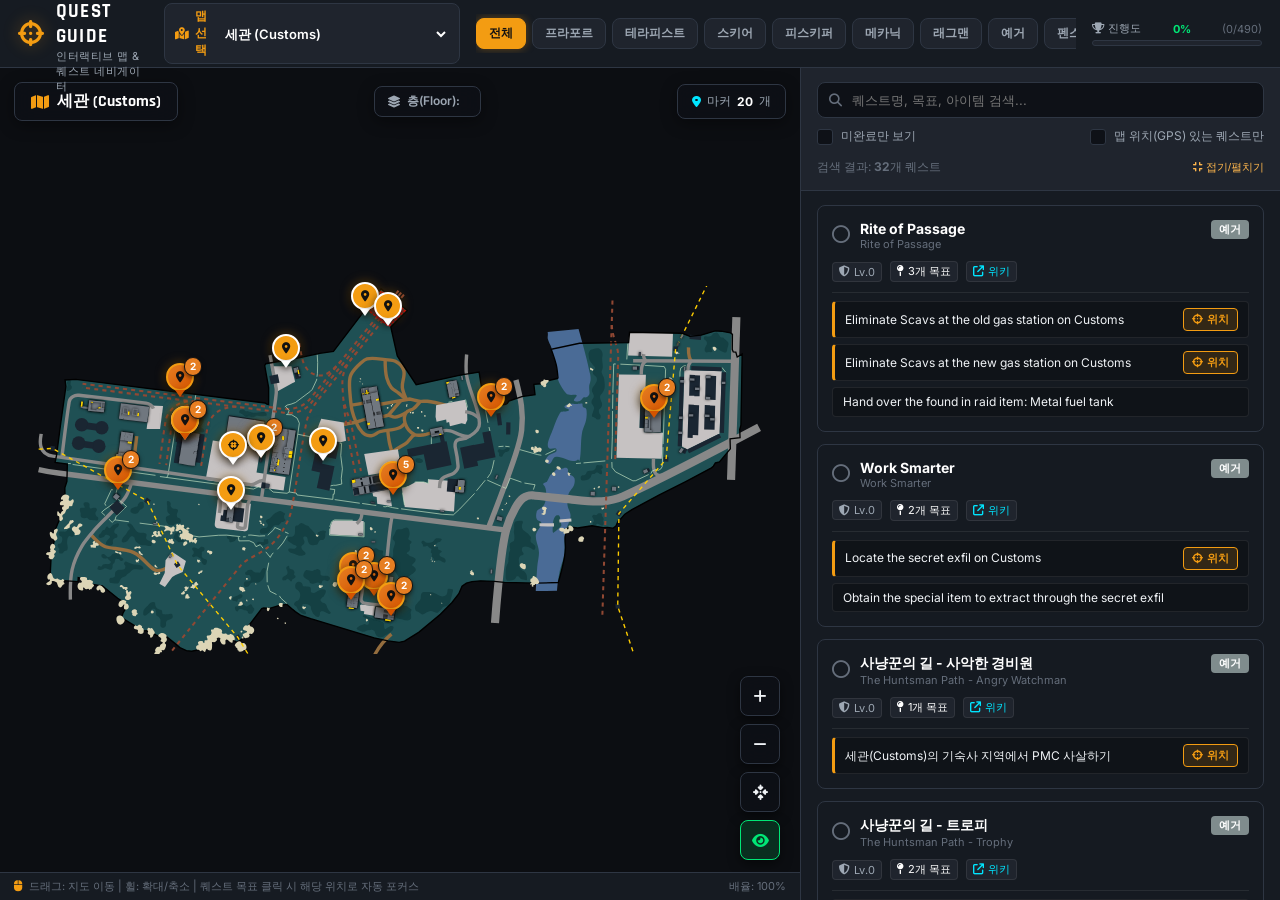
<file: app/index.html>
<!DOCTYPE html>
<html lang="ko">
<head>
  <meta charset="UTF-8">
  <meta name="viewport" content="width=device-width, initial-scale=1.0">
  <title>타르코프 퀘스트 가이드 | EFT Interactive Quest Map</title>
  <!-- Google Fonts: Inter & Rajdhani for Tactical Feel -->
  <link rel="preconnect" href="https://fonts.googleapis.com">
  <link rel="preconnect" href="https://fonts.gstatic.com" crossorigin>
  <link href="https://fonts.googleapis.com/css2?family=Inter:wght@300;400;500;600;700&family=Rajdhani:wght@500;600;700&display=swap" rel="stylesheet">
  <!-- FontAwesome Icons -->
  <link rel="stylesheet" href="https://cdnjs.cloudflare.com/ajax/libs/font-awesome/6.4.0/css/all.min.css">
  <!-- Leaflet CSS -->
  <link rel="stylesheet" href="libs/leaflet/leaflet.css">
  <link rel="stylesheet" href="style.css">
  <!-- Leaflet JS -->
  <script src="libs/leaflet/leaflet.js"></script>
</head>
<body>
  <!-- Top Navigation Header -->
  <header class="app-header">
    <div class="header-left">
      <div class="logo-group">
        <i class="fa-solid fa-crosshairs logo-icon"></i>
        <div class="logo-text">
          <span class="logo-title">TARKOV QUEST GUIDE</span>
          <span class="logo-sub">인터랙티브 맵 & 퀘스트 네비게이터</span>
        </div>
      </div>

      <!-- Map Selector Dropdown -->
      <div class="map-select-wrapper">
        <label for="map-select"><i class="fa-solid fa-map-location-dot"></i> 맵 선택</label>
        <select id="map-select" class="tactical-select">
          <!-- Options populated by JS -->
        </select>
      </div>
    </div>

    <!-- Trader Filter Tabs -->
    <div class="trader-tabs-wrapper" id="trader-tabs">
      <button class="trader-tab active" data-trader="all">
        <span class="tab-badge">전체</span>
      </button>
      <!-- Populated by JS: Prapor, Therapist, Skier, Peacekeeper, Mechanic, Ragman, Jaeger, Fence -->
    </div>

    <div class="header-right">
      <!-- Quest Progress Stats -->
      <div class="progress-container">
        <div class="progress-labels">
          <span class="progress-title"><i class="fa-solid fa-trophy"></i> 진행도</span>
          <span class="progress-val" id="progress-percent">0%</span>
          <span class="progress-count" id="progress-count">(0/0)</span>
        </div>
        <div class="progress-bar-bg">
          <div class="progress-bar-fill" id="progress-bar-fill"></div>
        </div>
      </div>
    </div>
  </header>

  <!-- Main 2-Column Layout -->
  <main class="main-container">
    <!-- Left Panel: Interactive Map Viewer -->
    <section class="map-section" id="map-section">
      <!-- Map Controls Overlay -->
      <div class="map-controls-top">
        <div class="current-map-badge" id="current-map-title">
          <i class="fa-solid fa-map"></i> <span id="map-name-text">세관 (Customs)</span>
        </div>

        <!-- Floors/Layers Selector -->
        <div class="floors-container" id="floors-container">
          <span class="floor-label"><i class="fa-solid fa-layer-group"></i> 층(Floor):</span>
          <div class="floor-buttons" id="floor-buttons">
            <!-- Populated by JS -->
          </div>
        </div>

        <!-- Marker Legend & Count -->
        <div class="map-marker-count" id="map-marker-count">
          <i class="fa-solid fa-location-dot"></i> 마커 <strong id="marker-num">0</strong>개
        </div>
      </div>

      <!-- Map Floating Action Buttons (Zoom / Reset) -->
      <div class="map-floating-controls">
        <button id="btn-zoom-in" class="map-fab" title="확대 (+)"><i class="fa-solid fa-plus"></i></button>
        <button id="btn-zoom-out" class="map-fab" title="축소 (-)"><i class="fa-solid fa-minus"></i></button>
        <button id="btn-zoom-reset" class="map-fab" title="화면 맞춤 / 리셋"><i class="fa-solid fa-arrows-to-dot"></i></button>
        <button id="btn-toggle-markers" class="map-fab active" title="마커 토글"><i class="fa-solid fa-eye"></i></button>
      </div>

      <!-- Interactive Leaflet Map Viewport -->
      <div class="map-viewport" id="map-viewport">
        <div id="map-leaflet-container" class="map-leaflet-container"></div>
      </div>

      <!-- Map Coordinates / Status Footer -->
      <div class="map-footer-status">
        <div class="status-left">
          <span class="status-tip"><i class="fa-solid fa-computer-mouse"></i> 드래그: 지도 이동 | 휠: 확대/축소 | 퀘스트 목표 클릭 시 해당 위치로 자동 포커스</span>
        </div>
        <div class="status-right" id="map-scale-text">
          배율: 100%
        </div>
      </div>

      <!-- Hover Tooltip -->
      <div class="map-tooltip" id="map-tooltip"></div>
    </section>

    <!-- Right Panel: Quest Navigator & List -->
    <section class="quest-section" id="quest-section">
      <!-- Quest Search & Filter Bar -->
      <div class="quest-filter-bar">
        <div class="search-box">
          <i class="fa-solid fa-magnifying-glass search-icon"></i>
          <input type="text" id="quest-search-input" placeholder="퀘스트명, 목표, 아이템 검색...">
          <button id="btn-clear-search" class="btn-clear" title="검색어 초기화"><i class="fa-solid fa-xmark"></i></button>
        </div>

        <div class="filter-toggles">
          <label class="toggle-checkbox">
            <input type="checkbox" id="toggle-uncompleted-only">
            <span class="checkmark"></span>
            <span class="toggle-label">미완료만 보기</span>
          </label>
          <label class="toggle-checkbox">
            <input type="checkbox" id="toggle-has-gps-only">
            <span class="checkmark"></span>
            <span class="toggle-label">맵 위치(GPS) 있는 퀘스트만</span>
          </label>
        </div>

        <div class="quest-list-summary">
          <span>검색 결과: <strong id="filtered-quest-count">0</strong>개 퀘스트</span>
          <button id="btn-collapse-all" class="btn-text-action" title="전체 접기/펼치기"><i class="fa-solid fa-compress"></i> 접기/펼치기</button>
        </div>
      </div>

      <!-- Quest List Container -->
      <div class="quest-list-container" id="quest-list-container">
        <!-- Quest Cards populated by JS -->
      </div>
    </section>
  </main>

  <!-- Scripts -->
  <script src="map_viewer.js"></script>
  <script src="quest_manager.js"></script>
  <script src="app.js"></script>
</body>
</html>
</file>
<file: app/libs/leaflet/leaflet.css>
/* required styles */

.leaflet-pane,
.leaflet-tile,
.leaflet-marker-icon,
.leaflet-marker-shadow,
.leaflet-tile-container,
.leaflet-pane > svg,
.leaflet-pane > canvas,
.leaflet-zoom-box,
.leaflet-image-layer,
.leaflet-layer {
	position: absolute;
	left: 0;
	top: 0;
	}
.leaflet-container {
	overflow: hidden;
	}
.leaflet-tile,
.leaflet-marker-icon,
.leaflet-marker-shadow {
	-webkit-user-select: none;
	   -moz-user-select: none;
	        user-select: none;
	  -webkit-user-drag: none;
	}
/* Prevents IE11 from highlighting tiles in blue */
.leaflet-tile::selection {
	background: transparent;
}
/* Safari renders non-retina tile on retina better with this, but Chrome is worse */
.leaflet-safari .leaflet-tile {
	image-rendering: -webkit-optimize-contrast;
	}
/* hack that prevents hw layers "stretching" when loading new tiles */
.leaflet-safari .leaflet-tile-container {
	width: 1600px;
	height: 1600px;
	-webkit-transform-origin: 0 0;
	}
.leaflet-marker-icon,
.leaflet-marker-shadow {
	display: block;
	}
/* .leaflet-container svg: reset svg max-width decleration shipped in Joomla! (joomla.org) 3.x */
/* .leaflet-container img: map is broken in FF if you have max-width: 100% on tiles */
.leaflet-container .leaflet-overlay-pane svg {
	max-width: none !important;
	max-height: none !important;
	}
.leaflet-container .leaflet-marker-pane img,
.leaflet-container .leaflet-shadow-pane img,
.leaflet-container .leaflet-tile-pane img,
.leaflet-container img.leaflet-image-layer,
.leaflet-container .leaflet-tile {
	max-width: none !important;
	max-height: none !important;
	width: auto;
	padding: 0;
	}

.leaflet-container img.leaflet-tile {
	/* See: https://bugs.chromium.org/p/chromium/issues/detail?id=600120 */
	mix-blend-mode: plus-lighter;
}

.leaflet-container.leaflet-touch-zoom {
	-ms-touch-action: pan-x pan-y;
	touch-action: pan-x pan-y;
	}
.leaflet-container.leaflet-touch-drag {
	-ms-touch-action: pinch-zoom;
	/* Fallback for FF which doesn't support pinch-zoom */
	touch-action: none;
	touch-action: pinch-zoom;
}
.leaflet-container.leaflet-touch-drag.leaflet-touch-zoom {
	-ms-touch-action: none;
	touch-action: none;
}
.leaflet-container {
	-webkit-tap-highlight-color: transparent;
}
.leaflet-container a {
	-webkit-tap-highlight-color: rgba(51, 181, 229, 0.4);
}
.leaflet-tile {
	filter: inherit;
	visibility: hidden;
	}
.leaflet-tile-loaded {
	visibility: inherit;
	}
.leaflet-zoom-box {
	width: 0;
	height: 0;
	-moz-box-sizing: border-box;
	     box-sizing: border-box;
	z-index: 800;
	}
/* workaround for https://bugzilla.mozilla.org/show_bug.cgi?id=888319 */
.leaflet-overlay-pane svg {
	-moz-user-select: none;
	}

.leaflet-pane         { z-index: 400; }

.leaflet-tile-pane    { z-index: 200; }
.leaflet-overlay-pane { z-index: 400; }
.leaflet-shadow-pane  { z-index: 500; }
.leaflet-marker-pane  { z-index: 600; }
.leaflet-tooltip-pane   { z-index: 650; }
.leaflet-popup-pane   { z-index: 700; }

.leaflet-map-pane canvas { z-index: 100; }
.leaflet-map-pane svg    { z-index: 200; }

.leaflet-vml-shape {
	width: 1px;
	height: 1px;
	}
.lvml {
	behavior: url(#default#VML);
	display: inline-block;
	position: absolute;
	}


/* control positioning */

.leaflet-control {
	position: relative;
	z-index: 800;
	pointer-events: visiblePainted; /* IE 9-10 doesn't have auto */
	pointer-events: auto;
	}
.leaflet-top,
.leaflet-bottom {
	position: absolute;
	z-index: 1000;
	pointer-events: none;
	}
.leaflet-top {
	top: 0;
	}
.leaflet-right {
	right: 0;
	}
.leaflet-bottom {
	bottom: 0;
	}
.leaflet-left {
	left: 0;
	}
.leaflet-control {
	float: left;
	clear: both;
	}
.leaflet-right .leaflet-control {
	float: right;
	}
.leaflet-top .leaflet-control {
	margin-top: 10px;
	}
.leaflet-bottom .leaflet-control {
	margin-bottom: 10px;
	}
.leaflet-left .leaflet-control {
	margin-left: 10px;
	}
.leaflet-right .leaflet-control {
	margin-right: 10px;
	}


/* zoom and fade animations */

.leaflet-fade-anim .leaflet-popup {
	opacity: 0;
	-webkit-transition: opacity 0.2s linear;
	   -moz-transition: opacity 0.2s linear;
	        transition: opacity 0.2s linear;
	}
.leaflet-fade-anim .leaflet-map-pane .leaflet-popup {
	opacity: 1;
	}
.leaflet-zoom-animated {
	-webkit-transform-origin: 0 0;
	    -ms-transform-origin: 0 0;
	        transform-origin: 0 0;
	}
svg.leaflet-zoom-animated {
	will-change: transform;
}

.leaflet-zoom-anim .leaflet-zoom-animated {
	-webkit-transition: -webkit-transform 0.25s cubic-bezier(0,0,0.25,1);
	   -moz-transition:    -moz-transform 0.25s cubic-bezier(0,0,0.25,1);
	        transition:         transform 0.25s cubic-bezier(0,0,0.25,1);
	}
.leaflet-zoom-anim .leaflet-tile,
.leaflet-pan-anim .leaflet-tile {
	-webkit-transition: none;
	   -moz-transition: none;
	        transition: none;
	}

.leaflet-zoom-anim .leaflet-zoom-hide {
	visibility: hidden;
	}


/* cursors */

.leaflet-interactive {
	cursor: pointer;
	}
.leaflet-grab {
	cursor: -webkit-grab;
	cursor:    -moz-grab;
	cursor:         grab;
	}
.leaflet-crosshair,
.leaflet-crosshair .leaflet-interactive {
	cursor: crosshair;
	}
.leaflet-popup-pane,
.leaflet-control {
	cursor: auto;
	}
.leaflet-dragging .leaflet-grab,
.leaflet-dragging .leaflet-grab .leaflet-interactive,
.leaflet-dragging .leaflet-marker-draggable {
	cursor: move;
	cursor: -webkit-grabbing;
	cursor:    -moz-grabbing;
	cursor:         grabbing;
	}

/* marker & overlays interactivity */
.leaflet-marker-icon,
.leaflet-marker-shadow,
.leaflet-image-layer,
.leaflet-pane > svg path,
.leaflet-tile-container {
	pointer-events: none;
	}

.leaflet-marker-icon.leaflet-interactive,
.leaflet-image-layer.leaflet-interactive,
.leaflet-pane > svg path.leaflet-interactive,
svg.leaflet-image-layer.leaflet-interactive path {
	pointer-events: visiblePainted; /* IE 9-10 doesn't have auto */
	pointer-events: auto;
	}

/* visual tweaks */

.leaflet-container {
	background: #ddd;
	outline-offset: 1px;
	}
.leaflet-container a {
	color: #0078A8;
	}
.leaflet-zoom-box {
	border: 2px dotted #38f;
	background: rgba(255,255,255,0.5);
	}


/* general typography */
.leaflet-container {
	font-family: "Helvetica Neue", Arial, Helvetica, sans-serif;
	font-size: 12px;
	font-size: 0.75rem;
	line-height: 1.5;
	}


/* general toolbar styles */

.leaflet-bar {
	box-shadow: 0 1px 5px rgba(0,0,0,0.65);
	border-radius: 4px;
	}
.leaflet-bar a {
	background-color: #fff;
	border-bottom: 1px solid #ccc;
	width: 26px;
	height: 26px;
	line-height: 26px;
	display: block;
	text-align: center;
	text-decoration: none;
	color: black;
	}
.leaflet-bar a,
.leaflet-control-layers-toggle {
	background-position: 50% 50%;
	background-repeat: no-repeat;
	display: block;
	}
.leaflet-bar a:hover,
.leaflet-bar a:focus {
	background-color: #f4f4f4;
	}
.leaflet-bar a:first-child {
	border-top-left-radius: 4px;
	border-top-right-radius: 4px;
	}
.leaflet-bar a:last-child {
	border-bottom-left-radius: 4px;
	border-bottom-right-radius: 4px;
	border-bottom: none;
	}
.leaflet-bar a.leaflet-disabled {
	cursor: default;
	background-color: #f4f4f4;
	color: #bbb;
	}

.leaflet-touch .leaflet-bar a {
	width: 30px;
	height: 30px;
	line-height: 30px;
	}
.leaflet-touch .leaflet-bar a:first-child {
	border-top-left-radius: 2px;
	border-top-right-radius: 2px;
	}
.leaflet-touch .leaflet-bar a:last-child {
	border-bottom-left-radius: 2px;
	border-bottom-right-radius: 2px;
	}

/* zoom control */

.leaflet-control-zoom-in,
.leaflet-control-zoom-out {
	font: bold 18px 'Lucida Console', Monaco, monospace;
	text-indent: 1px;
	}

.leaflet-touch .leaflet-control-zoom-in, .leaflet-touch .leaflet-control-zoom-out  {
	font-size: 22px;
	}


/* layers control */

.leaflet-control-layers {
	box-shadow: 0 1px 5px rgba(0,0,0,0.4);
	background: #fff;
	border-radius: 5px;
	}
.leaflet-control-layers-toggle {
	background-image: url(images/layers.png);
	width: 36px;
	height: 36px;
	}
.leaflet-retina .leaflet-control-layers-toggle {
	background-image: url(images/layers-2x.png);
	background-size: 26px 26px;
	}
.leaflet-touch .leaflet-control-layers-toggle {
	width: 44px;
	height: 44px;
	}
.leaflet-control-layers .leaflet-control-layers-list,
.leaflet-control-layers-expanded .leaflet-control-layers-toggle {
	display: none;
	}
.leaflet-control-layers-expanded .leaflet-control-layers-list {
	display: block;
	position: relative;
	}
.leaflet-control-layers-expanded {
	padding: 6px 10px 6px 6px;
	color: #333;
	background: #fff;
	}
.leaflet-control-layers-scrollbar {
	overflow-y: scroll;
	overflow-x: hidden;
	padding-right: 5px;
	}
.leaflet-control-layers-selector {
	margin-top: 2px;
	position: relative;
	top: 1px;
	}
.leaflet-control-layers label {
	display: block;
	font-size: 13px;
	font-size: 1.08333em;
	}
.leaflet-control-layers-separator {
	height: 0;
	border-top: 1px solid #ddd;
	margin: 5px -10px 5px -6px;
	}

/* Default icon URLs */
.leaflet-default-icon-path { /* used only in path-guessing heuristic, see L.Icon.Default */
	background-image: url(images/marker-icon.png);
	}


/* attribution and scale controls */

.leaflet-container .leaflet-control-attribution {
	background: #fff;
	background: rgba(255, 255, 255, 0.8);
	margin: 0;
	}
.leaflet-control-attribution,
.leaflet-control-scale-line {
	padding: 0 5px;
	color: #333;
	line-height: 1.4;
	}
.leaflet-control-attribution a {
	text-decoration: none;
	}
.leaflet-control-attribution a:hover,
.leaflet-control-attribution a:focus {
	text-decoration: underline;
	}
.leaflet-attribution-flag {
	display: inline !important;
	vertical-align: baseline !important;
	width: 1em;
	height: 0.6669em;
	}
.leaflet-left .leaflet-control-scale {
	margin-left: 5px;
	}
.leaflet-bottom .leaflet-control-scale {
	margin-bottom: 5px;
	}
.leaflet-control-scale-line {
	border: 2px solid #777;
	border-top: none;
	line-height: 1.1;
	padding: 2px 5px 1px;
	white-space: nowrap;
	-moz-box-sizing: border-box;
	     box-sizing: border-box;
	background: rgba(255, 255, 255, 0.8);
	text-shadow: 1px 1px #fff;
	}
.leaflet-control-scale-line:not(:first-child) {
	border-top: 2px solid #777;
	border-bottom: none;
	margin-top: -2px;
	}
.leaflet-control-scale-line:not(:first-child):not(:last-child) {
	border-bottom: 2px solid #777;
	}

.leaflet-touch .leaflet-control-attribution,
.leaflet-touch .leaflet-control-layers,
.leaflet-touch .leaflet-bar {
	box-shadow: none;
	}
.leaflet-touch .leaflet-control-layers,
.leaflet-touch .leaflet-bar {
	border: 2px solid rgba(0,0,0,0.2);
	background-clip: padding-box;
	}


/* popup */

.leaflet-popup {
	position: absolute;
	text-align: center;
	margin-bottom: 20px;
	}
.leaflet-popup-content-wrapper {
	padding: 1px;
	text-align: left;
	border-radius: 12px;
	}
.leaflet-popup-content {
	margin: 13px 24px 13px 20px;
	line-height: 1.3;
	font-size: 13px;
	font-size: 1.08333em;
	min-height: 1px;
	}
.leaflet-popup-content p {
	margin: 17px 0;
	margin: 1.3em 0;
	}
.leaflet-popup-tip-container {
	width: 40px;
	height: 20px;
	position: absolute;
	left: 50%;
	margin-top: -1px;
	margin-left: -20px;
	overflow: hidden;
	pointer-events: none;
	}
.leaflet-popup-tip {
	width: 17px;
	height: 17px;
	padding: 1px;

	margin: -10px auto 0;
	pointer-events: auto;

	-webkit-transform: rotate(45deg);
	   -moz-transform: rotate(45deg);
	    -ms-transform: rotate(45deg);
	        transform: rotate(45deg);
	}
.leaflet-popup-content-wrapper,
.leaflet-popup-tip {
	background: white;
	color: #333;
	box-shadow: 0 3px 14px rgba(0,0,0,0.4);
	}
.leaflet-container a.leaflet-popup-close-button {
	position: absolute;
	top: 0;
	right: 0;
	border: none;
	text-align: center;
	width: 24px;
	height: 24px;
	font: 16px/24px Tahoma, Verdana, sans-serif;
	color: #757575;
	text-decoration: none;
	background: transparent;
	}
.leaflet-container a.leaflet-popup-close-button:hover,
.leaflet-container a.leaflet-popup-close-button:focus {
	color: #585858;
	}
.leaflet-popup-scrolled {
	overflow: auto;
	}

.leaflet-oldie .leaflet-popup-content-wrapper {
	-ms-zoom: 1;
	}
.leaflet-oldie .leaflet-popup-tip {
	width: 24px;
	margin: 0 auto;

	-ms-filter: "progid:DXImageTransform.Microsoft.Matrix(M11=0.70710678, M12=0.70710678, M21=-0.70710678, M22=0.70710678)";
	filter: progid:DXImageTransform.Microsoft.Matrix(M11=0.70710678, M12=0.70710678, M21=-0.70710678, M22=0.70710678);
	}

.leaflet-oldie .leaflet-control-zoom,
.leaflet-oldie .leaflet-control-layers,
.leaflet-oldie .leaflet-popup-content-wrapper,
.leaflet-oldie .leaflet-popup-tip {
	border: 1px solid #999;
	}


/* div icon */

.leaflet-div-icon {
	background: #fff;
	border: 1px solid #666;
	}


/* Tooltip */
/* Base styles for the element that has a tooltip */
.leaflet-tooltip {
	position: absolute;
	padding: 6px;
	background-color: #fff;
	border: 1px solid #fff;
	border-radius: 3px;
	color: #222;
	white-space: nowrap;
	-webkit-user-select: none;
	-moz-user-select: none;
	-ms-user-select: none;
	user-select: none;
	pointer-events: none;
	box-shadow: 0 1px 3px rgba(0,0,0,0.4);
	}
.leaflet-tooltip.leaflet-interactive {
	cursor: pointer;
	pointer-events: auto;
	}
.leaflet-tooltip-top:before,
.leaflet-tooltip-bottom:before,
.leaflet-tooltip-left:before,
.leaflet-tooltip-right:before {
	position: absolute;
	pointer-events: none;
	border: 6px solid transparent;
	background: transparent;
	content: "";
	}

/* Directions */

.leaflet-tooltip-bottom {
	margin-top: 6px;
}
.leaflet-tooltip-top {
	margin-top: -6px;
}
.leaflet-tooltip-bottom:before,
.leaflet-tooltip-top:before {
	left: 50%;
	margin-left: -6px;
	}
.leaflet-tooltip-top:before {
	bottom: 0;
	margin-bottom: -12px;
	border-top-color: #fff;
	}
.leaflet-tooltip-bottom:before {
	top: 0;
	margin-top: -12px;
	margin-left: -6px;
	border-bottom-color: #fff;
	}
.leaflet-tooltip-left {
	margin-left: -6px;
}
.leaflet-tooltip-right {
	margin-left: 6px;
}
.leaflet-tooltip-left:before,
.leaflet-tooltip-right:before {
	top: 50%;
	margin-top: -6px;
	}
.leaflet-tooltip-left:before {
	right: 0;
	margin-right: -12px;
	border-left-color: #fff;
	}
.leaflet-tooltip-right:before {
	left: 0;
	margin-left: -12px;
	border-right-color: #fff;
	}

/* Printing */

@media print {
	/* Prevent printers from removing background-images of controls. */
	.leaflet-control {
		-webkit-print-color-adjust: exact;
		print-color-adjust: exact;
		}
	}
</file>
<file: app/style.css>
/* ==========================================================================
   Tarkov Quest Guide - Tactical Dark Theme Design System
   ========================================================================== */

:root {
  /* Color Palette */
  --bg-primary: #0e1117;
  --bg-secondary: #161b22;
  --bg-tertiary: #1f242d;
  --bg-card: rgba(22, 27, 34, 0.85);
  --bg-glass: rgba(14, 17, 23, 0.75);
  
  --border-color: #2e3643;
  --border-focus: #e59325;
  --border-subtle: rgba(255, 255, 255, 0.08);

  --text-primary: #f0f3f6;
  --text-secondary: #9da7b3;
  --text-muted: #656e7b;
  --text-highlight: #ffb74d;

  /* Accent & Tactical Colors */
  --accent-gold: #f39c12;
  --accent-gold-glow: rgba(243, 156, 18, 0.35);
  --accent-amber: #e67e22;
  --accent-green: #00e676;
  --accent-cyan: #00e5ff;
  --accent-red: #ff5252;
  --accent-blue: #448aff;

  /* Trader Colors */
  --trader-prapor: #c0392b;
  --trader-therapist: #27ae60;
  --trader-skier: #d35400;
  --trader-peacekeeper: #2980b9;
  --trader-mechanic: #8e44ad;
  --trader-ragman: #16a085;
  --trader-jaeger: #7f8c8d;
  --trader-fence: #34495e;

  /* Sizing & Transitions */
  --header-height: 68px;
  --sidebar-width: 480px;
  --radius-sm: 4px;
  --radius-md: 8px;
  --radius-lg: 12px;
  --transition-fast: 0.15s ease;
  --transition-normal: 0.25s ease;
  --font-main: 'Inter', -apple-system, BlinkMacSystemFont, "Segoe UI", Roboto, sans-serif;
  --font-tactical: 'Rajdhani', 'Inter', sans-serif;
}

/* Reset & Base */
* {
  margin: 0;
  padding: 0;
  box-sizing: border-box;
}

body {
  font-family: var(--font-main);
  background-color: var(--bg-primary);
  color: var(--text-primary);
  height: 100vh;
  overflow: hidden;
  display: flex;
  flex-direction: column;
  user-select: none;
}

/* SVG Map Vector Styling (From tarkov-dev-svg-maps) */
.svg-wrapper svg .trees { fill: #144043; }
.svg-wrapper svg .cement { fill: #c6c2c2; }
.svg-wrapper svg .land { fill: #1f5054; }
.svg-wrapper svg .rock { fill: #dcd5b6; }
.svg-wrapper svg .water { fill: #4a6b96; }
.svg-wrapper svg .wood { fill: #593700; }
.svg-wrapper svg .tarmac { fill: #768089; }
.svg-wrapper svg .gravel { fill: #946d3e; }
.svg-wrapper svg .building { fill: #1a2632; }
.svg-wrapper svg .floor { fill: #70777f; }
.svg-wrapper svg .locked { fill: #37414c; }
.svg-wrapper svg .map_border { fill: none; stroke: #000; stroke-width: 2px; }
.svg-wrapper svg .fence { fill: none; stroke: #c4e3c3; stroke-width: 1px; }
.svg-wrapper svg .road_tarmac { fill: none; stroke: #888; }
.svg-wrapper svg .road_gravel { fill: none; stroke: #946d3e; }
.svg-wrapper svg .road_small { stroke-width: 5px; }
.svg-wrapper svg .road_medium { stroke-width: 8px; }
.svg-wrapper svg .road_large { stroke-width: 12px; }
.svg-wrapper svg .railroad { fill: none; stroke: #914833; stroke-dasharray: 6; stroke-width: 3px; }
.svg-wrapper svg .powerline { fill: none; stroke: #ffce00; stroke-width: 2px; stroke-dasharray: 6,6; }
.svg-wrapper svg .danger { fill: red; fill-opacity: .4; stroke: red; stroke-dasharray: 4,2; stroke-width: 2px; }
.svg-wrapper svg .danger_small { fill: red; fill-opacity: .4; stroke: red; stroke-dasharray: 2,1; stroke-width: 1px; }
.svg-wrapper svg .task { fill: #000; }
.svg-wrapper svg .stairs { fill: #FFD700; }
.svg-wrapper svg .shadow { filter: drop-shadow(0 0 2px #000); }

/* Custom Tactical Scrollbars */
::-webkit-scrollbar {
  width: 6px;
  height: 6px;
}
::-webkit-scrollbar-track {
  background: var(--bg-primary);
}
::-webkit-scrollbar-thumb {
  background: var(--border-color);
  border-radius: var(--radius-sm);
}
::-webkit-scrollbar-thumb:hover {
  background: var(--accent-gold);
}

/* ==========================================================================
   Header Component
   ========================================================================== */
.app-header {
  height: var(--header-height);
  background: var(--bg-secondary);
  border-bottom: 1px solid var(--border-color);
  display: flex;
  align-items: center;
  justify-content: space-between;
  padding: 0 18px;
  z-index: 100;
  gap: 16px;
}

.header-left {
  display: flex;
  align-items: center;
  gap: 20px;
}

.logo-group {
  display: flex;
  align-items: center;
  gap: 12px;
}

.logo-icon {
  font-size: 26px;
  color: var(--accent-gold);
  filter: drop-shadow(0 0 8px var(--accent-gold-glow));
}

.logo-text {
  display: flex;
  flex-direction: column;
}

.logo-title {
  font-family: var(--font-tactical);
  font-size: 19px;
  font-weight: 700;
  letter-spacing: 1.2px;
  color: #fff;
}

.logo-sub {
  font-size: 11px;
  color: var(--text-secondary);
  letter-spacing: 0.5px;
}

/* Map Selector */
.map-select-wrapper {
  display: flex;
  align-items: center;
  gap: 8px;
  background: var(--bg-tertiary);
  padding: 4px 10px;
  border-radius: var(--radius-md);
  border: 1px solid var(--border-color);
}

.map-select-wrapper label {
  font-size: 12px;
  font-weight: 600;
  color: var(--accent-gold);
  display: flex;
  align-items: center;
  gap: 6px;
}

.tactical-select {
  background: transparent;
  color: #fff;
  border: none;
  font-family: var(--font-main);
  font-size: 13px;
  font-weight: 600;
  outline: none;
  cursor: pointer;
  padding: 4px 6px;
}

.tactical-select option {
  background: var(--bg-secondary);
  color: #fff;
}

/* Trader Filter Tabs */
.trader-tabs-wrapper {
  display: flex;
  align-items: center;
  gap: 6px;
  overflow-x: auto;
  padding: 4px 0;
}

.trader-tab {
  background: var(--bg-tertiary);
  border: 1px solid var(--border-color);
  color: var(--text-secondary);
  padding: 6px 12px;
  border-radius: var(--radius-md);
  font-family: var(--font-main);
  font-size: 12px;
  font-weight: 600;
  cursor: pointer;
  transition: var(--transition-fast);
  white-space: nowrap;
  display: flex;
  align-items: center;
  gap: 6px;
}

.trader-tab:hover {
  background: var(--bg-card);
  color: #fff;
  border-color: var(--text-highlight);
}

.trader-tab.active {
  background: var(--accent-gold);
  color: #111;
  border-color: var(--accent-gold);
  font-weight: 700;
  box-shadow: 0 0 10px var(--accent-gold-glow);
}

/* Header Progress Tracker */
.header-right {
  display: flex;
  align-items: center;
  gap: 16px;
}

.progress-container {
  display: flex;
  flex-direction: column;
  gap: 4px;
  min-width: 170px;
}

.progress-labels {
  display: flex;
  align-items: center;
  justify-content: space-between;
  font-size: 11px;
}

.progress-title {
  color: var(--text-secondary);
  display: flex;
  align-items: center;
  gap: 4px;
}

.progress-val {
  font-weight: 700;
  color: var(--accent-green);
}

.progress-count {
  color: var(--text-muted);
}

.progress-bar-bg {
  height: 6px;
  background: var(--bg-tertiary);
  border-radius: 3px;
  overflow: hidden;
  border: 1px solid var(--border-color);
}

.progress-bar-fill {
  height: 100%;
  width: 0%;
  background: linear-gradient(90deg, var(--accent-gold), var(--accent-green));
  transition: width 0.3s ease;
}

/* ==========================================================================
   Main 2-Column Split Layout
   ========================================================================== */
.main-container {
  flex: 1;
  display: flex;
  height: calc(100vh - var(--header-height));
  overflow: hidden;
  position: relative;
}

/* ==========================================================================
   Left Panel: Interactive Map Viewer
   ========================================================================== */
.map-section {
  flex: 1;
  background: #090b0e;
  position: relative;
  overflow: hidden;
  display: flex;
  flex-direction: column;
}

/* Top Map Controls Overlay */
.map-controls-top {
  position: absolute;
  top: 14px;
  left: 14px;
  right: 14px;
  display: flex;
  align-items: center;
  justify-content: space-between;
  pointer-events: none;
  z-index: 10;
  gap: 12px;
}

.current-map-badge {
  pointer-events: auto;
  background: var(--bg-glass);
  backdrop-filter: blur(12px);
  border: 1px solid var(--border-color);
  padding: 8px 16px;
  border-radius: var(--radius-md);
  font-family: var(--font-tactical);
  font-size: 16px;
  font-weight: 700;
  color: #fff;
  display: flex;
  align-items: center;
  gap: 8px;
  box-shadow: 0 4px 16px rgba(0, 0, 0, 0.4);
}

.current-map-badge i {
  color: var(--accent-gold);
}

/* Floors Selection */
.floors-container {
  pointer-events: auto;
  background: var(--bg-glass);
  backdrop-filter: blur(12px);
  border: 1px solid var(--border-color);
  padding: 6px 12px;
  border-radius: var(--radius-md);
  display: flex;
  align-items: center;
  gap: 8px;
  box-shadow: 0 4px 16px rgba(0, 0, 0, 0.4);
}

.floor-label {
  font-size: 12px;
  font-weight: 600;
  color: var(--text-secondary);
  display: flex;
  align-items: center;
  gap: 6px;
}

.floor-buttons {
  display: flex;
  gap: 4px;
}

.btn-floor {
  background: var(--bg-tertiary);
  border: 1px solid var(--border-color);
  color: var(--text-secondary);
  padding: 4px 10px;
  border-radius: var(--radius-sm);
  font-size: 11px;
  font-weight: 600;
  cursor: pointer;
  transition: var(--transition-fast);
}

.btn-floor:hover {
  background: var(--bg-secondary);
  color: #fff;
  border-color: var(--text-highlight);
}

.btn-floor.active {
  background: var(--accent-gold);
  color: #111;
  border-color: var(--accent-gold);
  font-weight: 700;
}

.map-marker-count {
  pointer-events: auto;
  background: var(--bg-glass);
  backdrop-filter: blur(12px);
  border: 1px solid var(--border-color);
  padding: 8px 14px;
  border-radius: var(--radius-md);
  font-size: 12px;
  color: var(--text-secondary);
  display: flex;
  align-items: center;
  gap: 6px;
  box-shadow: 0 4px 16px rgba(0, 0, 0, 0.4);
}

.map-marker-count i {
  color: var(--accent-cyan);
}

.map-marker-count strong {
  color: #fff;
}

/* Map Floating Action Buttons (Zoom) */
.map-floating-controls {
  position: absolute;
  bottom: 40px;
  right: 20px;
  display: flex;
  flex-direction: column;
  gap: 8px;
  z-index: 10;
}

.map-fab {
  width: 40px;
  height: 40px;
  border-radius: var(--radius-md);
  background: var(--bg-glass);
  backdrop-filter: blur(12px);
  border: 1px solid var(--border-color);
  color: var(--text-primary);
  font-size: 15px;
  display: flex;
  align-items: center;
  justify-content: center;
  cursor: pointer;
  transition: var(--transition-fast);
  box-shadow: 0 4px 12px rgba(0, 0, 0, 0.5);
}

.map-fab:hover {
  background: var(--bg-secondary);
  color: var(--accent-gold);
  border-color: var(--accent-gold);
  transform: translateY(-2px);
}

.map-fab.active {
  background: rgba(0, 230, 118, 0.15);
  color: var(--accent-green);
  border-color: var(--accent-green);
}

/* Map Viewport & Leaflet Container */
.map-viewport {
  flex: 1;
  width: 100%;
  height: 100%;
  position: relative;
  overflow: hidden;
  background-color: #0c0e12;
}

.map-leaflet-container {
  width: 100%;
  height: 100%;
  background: #0c0e12;
  cursor: grab;
}

.map-leaflet-container:active {
  cursor: grabbing;
}

/* Custom Leaflet Dark/Tactical Overrides */
.leaflet-container {
  background-color: #0c0e12 !important;
  font-family: var(--font-main) !important;
}

.leaflet-control-zoom,
.leaflet-control-attribution {
  display: none !important;
}

/* Custom Leaflet Marker Icon */
.leaflet-quest-marker {
  display: flex;
  flex-direction: column;
  align-items: center;
  justify-content: flex-start;
  pointer-events: auto;
  cursor: pointer;
  transition: transform 0.15s cubic-bezier(0.175, 0.885, 0.32, 1.275);
}

.leaflet-quest-marker:hover {
  transform: scale(1.35);
  z-index: 9999 !important;
}

.leaflet-marker-inner {
  width: 28px;
  height: 28px;
  border-radius: 50%;
  background: var(--accent-gold);
  border: 2px solid #ffffff;
  box-shadow: 0 3px 10px rgba(0, 0, 0, 0.8), 0 0 12px var(--accent-gold-glow);
  display: flex;
  align-items: center;
  justify-content: center;
  color: #111;
  font-size: 11px;
  font-weight: bold;
  position: relative;
}

.leaflet-marker-tip {
  width: 0;
  height: 0;
  border-left: 5px solid transparent;
  border-right: 5px solid transparent;
  border-top: 7px solid #ffffff;
  margin-top: -1px;
  filter: drop-shadow(0 2px 3px rgba(0,0,0,0.5));
}

.leaflet-quest-marker.focused .leaflet-marker-inner {
  background: #ff3838;
  border-color: #fff;
  box-shadow: 0 0 20px #ff3838;
  animation: pulse-ring 1.5s infinite;
}

.leaflet-quest-marker.focused .leaflet-marker-tip {
  border-top-color: #ff3838;
}

/* Leaflet Custom Popup Styling */
.leaflet-popup-content-wrapper {
  background: rgba(18, 22, 29, 0.95) !important;
  backdrop-filter: blur(12px) !important;
  border: 1px solid var(--border-color) !important;
  border-radius: var(--radius-md) !important;
  box-shadow: var(--shadow-glow) !important;
  color: var(--text-primary) !important;
  padding: 0 !important;
}

.leaflet-popup-content {
  margin: 12px 16px !important;
  line-height: 1.4 !important;
}

.leaflet-popup-tip {
  background: rgba(18, 22, 29, 0.95) !important;
  border: 1px solid var(--border-color) !important;
}

/* Quest Tactical Pin Marker - Bottom Tip Anchored */
.quest-marker-pin {
  position: absolute;
  width: 28px;
  height: 36px;
  transform: translate(-50%, -100%);
  pointer-events: auto;
  cursor: pointer;
  display: flex;
  flex-direction: column;
  align-items: center;
  justify-content: flex-start;
  z-index: 25;
  transition: transform 0.15s cubic-bezier(0.175, 0.885, 0.32, 1.275);
}

.quest-marker-pin:hover {
  transform: translate(-50%, -100%) scale(1.35);
  z-index: 60;
}

.marker-inner {
  width: 26px;
  height: 26px;
  border-radius: 50%;
  background: var(--accent-gold);
  border: 2px solid #ffffff;
  box-shadow: 0 3px 10px rgba(0, 0, 0, 0.8), 0 0 12px var(--accent-gold-glow);
  display: flex;
  align-items: center;
  justify-content: center;
  color: #111;
  font-size: 11px;
  font-weight: bold;
  position: relative;
}

/* Multi-Quest Count Badge for Overlapping Markers */
.marker-cluster-badge {
  position: absolute;
  top: -5px;
  right: -5px;
  background: #ff3838;
  color: #fff;
  font-size: 9px;
  font-weight: 800;
  width: 15px;
  height: 15px;
  border-radius: 50%;
  display: flex;
  align-items: center;
  justify-content: center;
  border: 1.5px solid #fff;
  box-shadow: 0 0 6px rgba(0, 0, 0, 0.6);
}

/* Pin Needle Tip pointing exactly at (X, Y) */
.marker-tip {
  width: 0;
  height: 0;
  border-left: 5px solid transparent;
  border-right: 5px solid transparent;
  border-top: 7px solid #ffffff;
  margin-top: -1px;
  filter: drop-shadow(0 2px 3px rgba(0,0,0,0.5));
}

/* Pulse Wave for Active/Highlighted Marker */
.quest-marker-pin.pulse .marker-inner {
  background: var(--accent-green);
  border-color: #ffffff;
  animation: pulse-ring 1.5s infinite;
}

.quest-marker-pin.pulse .marker-tip {
  border-top-color: var(--accent-green);
}

@keyframes pulse-ring {
  0% {
    box-shadow: 0 0 0 0 rgba(0, 230, 118, 0.9);
  }
  70% {
    box-shadow: 0 0 0 16px rgba(0, 230, 118, 0);
  }
  100% {
    box-shadow: 0 0 0 0 rgba(0, 230, 118, 0);
  }
}

/* Target Focus Ring */
.quest-marker-pin.focused {
  transform: translate(-50%, -100%) scale(1.5);
  z-index: 100 !important;
}

.quest-marker-pin.focused .marker-inner {
  background: #ff3838;
  border-color: #fff;
  box-shadow: 0 0 20px #ff3838;
}

.quest-marker-pin.focused .marker-tip {
  border-top-color: #ff3838;
}

/* Multi-quest Tooltip List */
.tooltip-multi-header {
  font-size: 11px;
  color: var(--accent-green);
  font-weight: 700;
  margin-bottom: 6px;
  display: flex;
  align-items: center;
  gap: 4px;
}

.tooltip-multi-item {
  border-top: 1px solid rgba(255, 255, 255, 0.1);
  padding: 6px 0;
}

.tooltip-multi-item:first-child {
  border-top: none;
  padding-top: 0;
}

/* Map Status Footer */
.map-footer-status {
  height: 28px;
  background: var(--bg-secondary);
  border-top: 1px solid var(--border-color);
  display: flex;
  align-items: center;
  justify-content: space-between;
  padding: 0 14px;
  font-size: 11px;
  color: var(--text-muted);
  z-index: 10;
}

.status-tip i {
  color: var(--accent-gold);
  margin-right: 4px;
}

/* Hover Tooltip */
.map-tooltip {
  position: absolute;
  display: none;
  background: rgba(14, 17, 23, 0.95);
  backdrop-filter: blur(8px);
  border: 1px solid var(--accent-gold);
  border-radius: var(--radius-md);
  padding: 10px 14px;
  color: #fff;
  font-size: 12px;
  pointer-events: none;
  z-index: 1000;
  box-shadow: 0 8px 24px rgba(0, 0, 0, 0.8);
  max-width: 280px;
  line-height: 1.4;
}

.tooltip-quest-title {
  font-weight: 700;
  color: var(--accent-gold);
  font-size: 13px;
  margin-bottom: 4px;
}

.tooltip-trader {
  font-size: 11px;
  color: var(--text-secondary);
  margin-bottom: 6px;
}

.tooltip-desc {
  color: var(--text-primary);
  font-size: 12px;
}

/* ==========================================================================
   Right Panel: Quest Navigator & List
   ========================================================================== */
.quest-section {
  width: var(--sidebar-width);
  min-width: 400px;
  max-width: 550px;
  background: var(--bg-secondary);
  border-left: 1px solid var(--border-color);
  display: flex;
  flex-direction: column;
  height: 100%;
}

/* Search & Filter Bar */
.quest-filter-bar {
  padding: 14px 16px;
  background: var(--bg-tertiary);
  border-bottom: 1px solid var(--border-color);
  display: flex;
  flex-direction: column;
  gap: 10px;
}

.search-box {
  position: relative;
  display: flex;
  align-items: center;
}

.search-icon {
  position: absolute;
  left: 12px;
  font-size: 13px;
  color: var(--text-muted);
}

.search-box input {
  width: 100%;
  background: var(--bg-primary);
  border: 1px solid var(--border-color);
  border-radius: var(--radius-md);
  padding: 9px 36px 9px 34px;
  color: #fff;
  font-family: var(--font-main);
  font-size: 13px;
  outline: none;
  transition: var(--transition-fast);
}

.search-box input:focus {
  border-color: var(--accent-gold);
  box-shadow: 0 0 8px var(--accent-gold-glow);
}

.btn-clear {
  position: absolute;
  right: 10px;
  background: transparent;
  border: none;
  color: var(--text-muted);
  cursor: pointer;
  font-size: 14px;
  display: none;
}

.btn-clear:hover {
  color: #fff;
}

.filter-toggles {
  display: flex;
  align-items: center;
  justify-content: space-between;
  gap: 12px;
}

/* Custom Checkbox */
.toggle-checkbox {
  display: flex;
  align-items: center;
  gap: 8px;
  cursor: pointer;
  font-size: 12px;
  color: var(--text-secondary);
  user-select: none;
}

.toggle-checkbox input {
  display: none;
}

.checkmark {
  width: 16px;
  height: 16px;
  background: var(--bg-primary);
  border: 1px solid var(--border-color);
  border-radius: 3px;
  position: relative;
  transition: var(--transition-fast);
}

.toggle-checkbox:hover .checkmark {
  border-color: var(--text-highlight);
}

.toggle-checkbox input:checked ~ .checkmark {
  background: var(--accent-gold);
  border-color: var(--accent-gold);
}

.toggle-checkbox input:checked ~ .checkmark:after {
  content: "";
  position: absolute;
  left: 5px;
  top: 2px;
  width: 4px;
  height: 8px;
  border: solid #111;
  border-width: 0 2px 2px 0;
  transform: rotate(45deg);
}

.quest-list-summary {
  display: flex;
  align-items: center;
  justify-content: space-between;
  font-size: 12px;
  color: var(--text-muted);
  padding-top: 4px;
}

.btn-text-action {
  background: transparent;
  border: none;
  color: var(--text-highlight);
  font-size: 11px;
  cursor: pointer;
}

.btn-text-action:hover {
  text-decoration: underline;
}

/* Quest List Scroll Container */
.quest-list-container {
  flex: 1;
  overflow-y: auto;
  padding: 14px 16px;
  display: flex;
  flex-direction: column;
  gap: 12px;
}

/* Quest Card */
.quest-card {
  background: var(--bg-card);
  border: 1px solid var(--border-color);
  border-radius: var(--radius-md);
  padding: 14px;
  transition: var(--transition-fast);
  display: flex;
  flex-direction: column;
  gap: 10px;
}

.quest-card:hover {
  border-color: var(--border-focus);
  box-shadow: 0 4px 16px rgba(0, 0, 0, 0.4);
}

.quest-card.completed {
  opacity: 0.55;
  background: rgba(14, 17, 23, 0.6);
  border-color: rgba(255, 255, 255, 0.05);
}

.quest-card.completed .quest-title-ko {
  text-decoration: line-through;
  color: var(--text-muted);
}

.quest-header {
  display: flex;
  align-items: flex-start;
  justify-content: space-between;
  gap: 10px;
}

.quest-header-left {
  display: flex;
  align-items: center;
  gap: 10px;
  flex: 1;
}

.quest-check-btn {
  background: transparent;
  border: none;
  font-size: 18px;
  color: var(--text-muted);
  cursor: pointer;
  transition: var(--transition-fast);
}

.quest-check-btn:hover {
  color: var(--accent-green);
  transform: scale(1.15);
}

.quest-card.completed .quest-check-btn {
  color: var(--accent-green);
}

.quest-titles {
  display: flex;
  flex-direction: column;
}

.quest-title-ko {
  font-size: 14px;
  font-weight: 700;
  color: #fff;
  display: flex;
  align-items: center;
  gap: 6px;
}

.quest-title-en {
  font-size: 11px;
  color: var(--text-muted);
}

.trader-badge {
  font-size: 11px;
  font-weight: 600;
  padding: 2px 8px;
  border-radius: var(--radius-sm);
  color: #fff;
  white-space: nowrap;
}

/* Trader Colors */
.trader-prapor { background: var(--trader-prapor); }
.trader-therapist { background: var(--trader-therapist); }
.trader-skier { background: var(--trader-skier); }
.trader-peacekeeper { background: var(--trader-peacekeeper); }
.trader-mechanic { background: var(--trader-mechanic); }
.trader-ragman { background: var(--trader-ragman); }
.trader-jaeger { background: var(--trader-jaeger); }
.trader-fence { background: var(--trader-fence); }
.trader-other { background: #555; }

/* Quest Metadata Tags */
.quest-meta-row {
  display: flex;
  align-items: center;
  gap: 8px;
  flex-wrap: wrap;
  font-size: 11px;
  color: var(--text-secondary);
}

.meta-tag {
  display: inline-flex;
  align-items: center;
  gap: 4px;
  background: var(--bg-tertiary);
  padding: 2px 6px;
  border-radius: var(--radius-sm);
  border: 1px solid var(--border-subtle);
}

.meta-tag.exp {
  color: var(--accent-cyan);
}

.meta-tag.level {
  color: var(--accent-highlight);
}

.meta-tag.map-tag {
  color: #fff;
}

/* Quest Objectives List */
.quest-objectives-list {
  display: flex;
  flex-direction: column;
  gap: 6px;
  border-top: 1px solid var(--border-subtle);
  padding-top: 8px;
}

.objective-item {
  display: flex;
  align-items: center;
  justify-content: space-between;
  background: rgba(0, 0, 0, 0.25);
  border: 1px solid var(--border-subtle);
  border-radius: var(--radius-sm);
  padding: 6px 10px;
  font-size: 12px;
  cursor: pointer;
  transition: var(--transition-fast);
  gap: 8px;
}

.objective-item:hover {
  background: var(--bg-tertiary);
  border-color: var(--accent-gold);
}

.objective-item.has-gps {
  border-left: 3px solid var(--accent-gold);
}

.objective-text {
  flex: 1;
  color: var(--text-primary);
  line-height: 1.3;
}

.btn-locate-marker {
  background: rgba(243, 156, 18, 0.15);
  color: var(--accent-gold);
  border: 1px solid var(--accent-gold);
  padding: 3px 8px;
  border-radius: var(--radius-sm);
  font-size: 11px;
  font-weight: 600;
  display: flex;
  align-items: center;
  gap: 4px;
  cursor: pointer;
  transition: var(--transition-fast);
  white-space: nowrap;
}

.btn-locate-marker:hover {
  background: var(--accent-gold);
  color: #111;
}

/* Empty State */
.empty-state {
  display: flex;
  flex-direction: column;
  align-items: center;
  justify-content: center;
  padding: 60px 20px;
  text-align: center;
  color: var(--text-muted);
  gap: 12px;
}

.empty-state i {
  font-size: 40px;
  color: var(--border-color);
}
</file>
